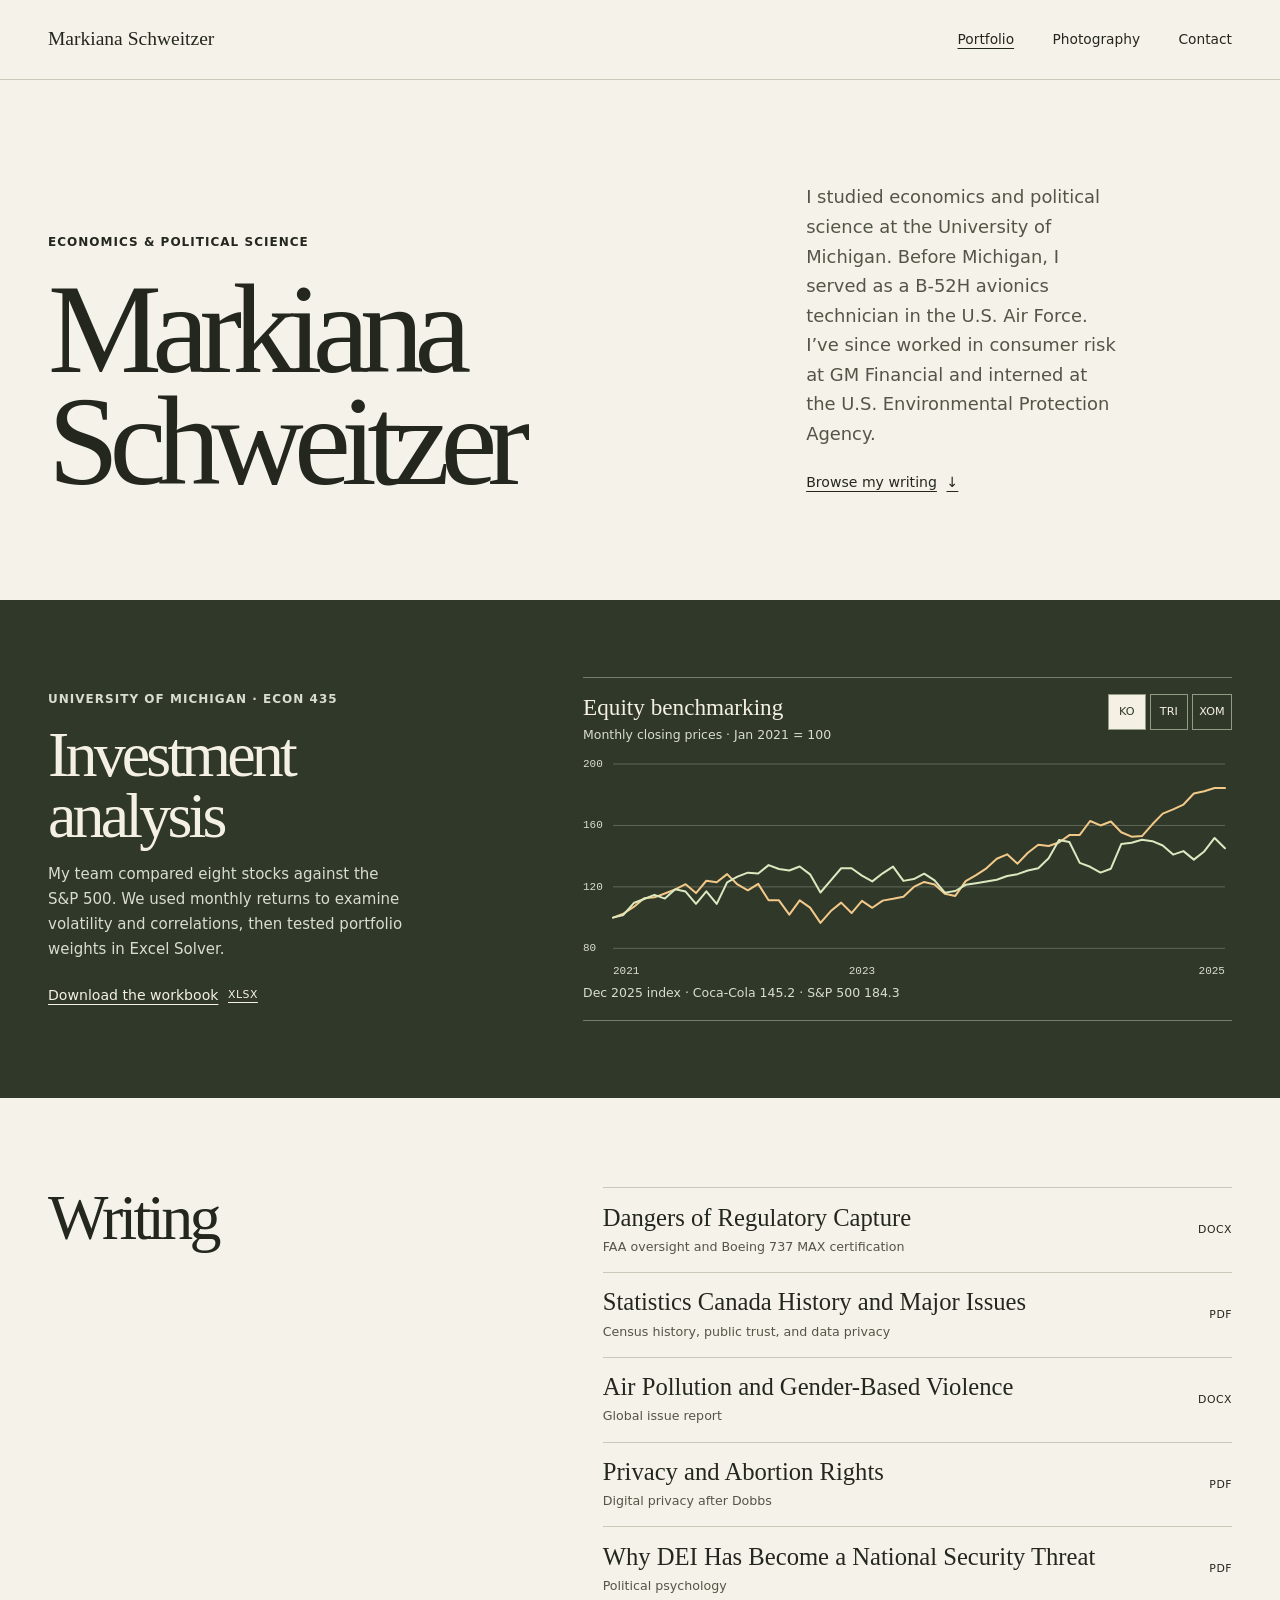
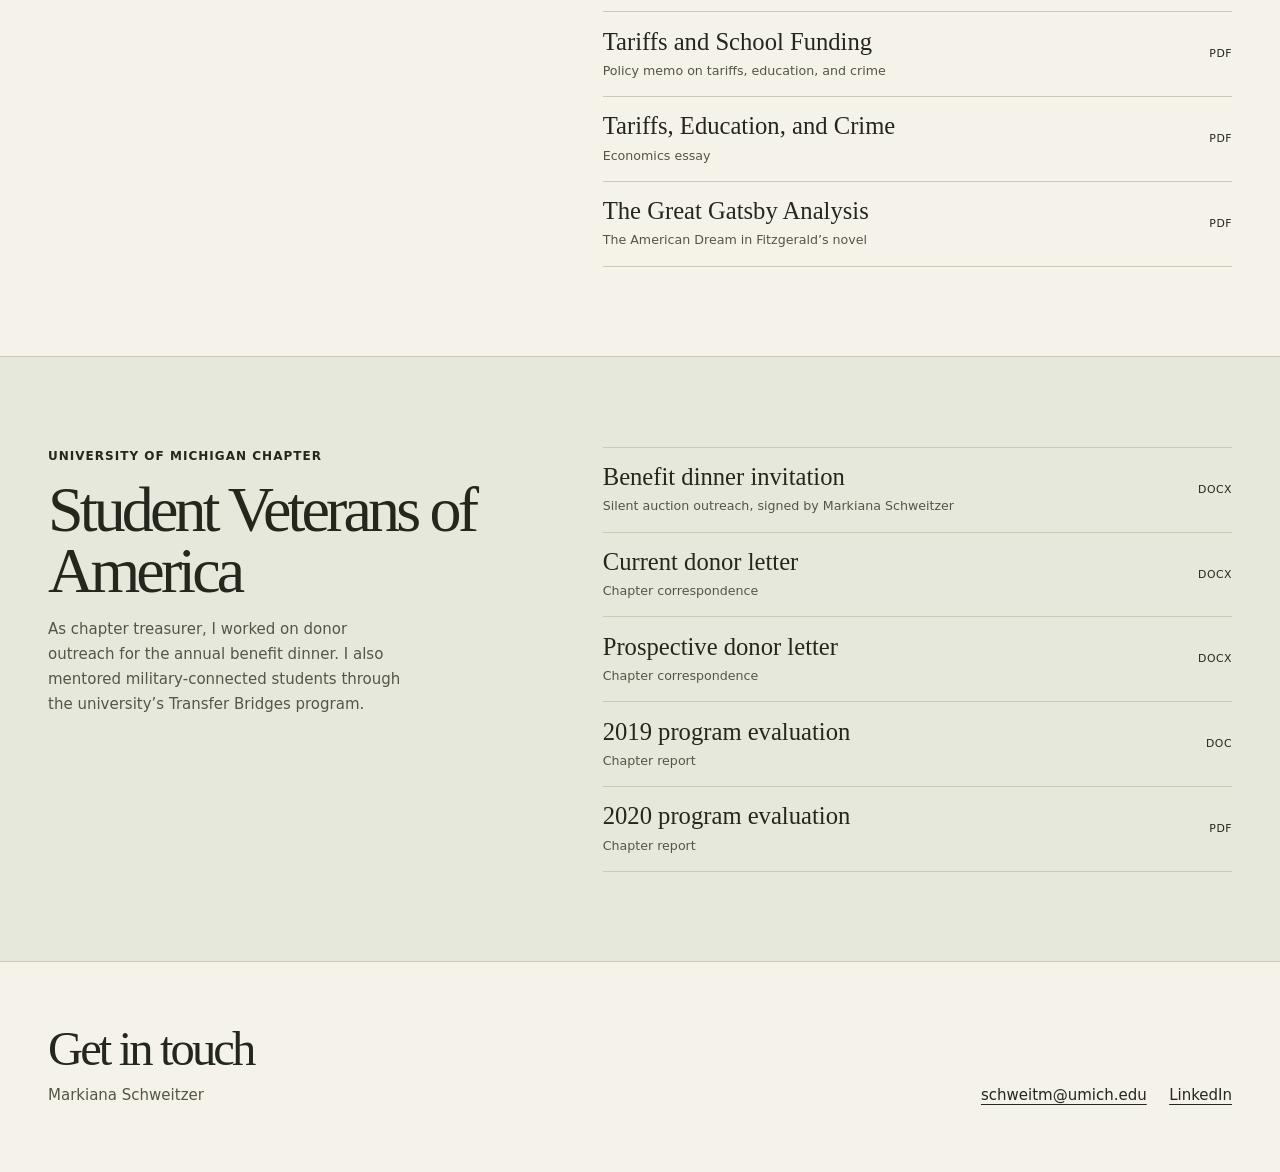
<file: index.html>
<!doctype html>
<html lang="en">
<head>
  <meta charset="utf-8">
  <meta name="viewport" content="width=device-width, initial-scale=1">
  <meta name="description" content="Economics, political science, and selected work by Markiana Schweitzer.">
  <meta name="theme-color" content="#f5f2e9">
  <title>Markiana Schweitzer | Economics &amp; Political Science</title>
  <link rel="stylesheet" href="styles.css?v=editorial">
</head>
<body>
  <a class="skip" href="#main">Skip to content</a>
  <header class="site-header">
    <div class="page header-inner">
      <a class="wordmark" href="index.html">Markiana Schweitzer</a>
      <nav aria-label="Main navigation">
        <a href="index.html" aria-current="page">Portfolio</a>
        <a href="photography.html">Photography</a>
        <a href="#contact">Contact</a>
      </nav>
    </div>
  </header>

  <main id="main">
    <section class="page intro" aria-labelledby="name">
      <div>
        <p class="kicker">Economics &amp; Political Science</p>
        <h1 id="name">Markiana<br>Schweitzer</h1>
      </div>
      <div class="intro-note">
        <p>I studied economics and political science at the University of Michigan. Before Michigan, I served as a B-52H avionics technician in the U.S. Air Force. I’ve since worked in consumer risk at GM Financial and interned at the U.S. Environmental Protection Agency.</p>
        <a class="underlined" href="#writing">Browse my writing <span aria-hidden="true">↓</span></a>
      </div>
    </section>

    <section class="feature" id="investment" aria-labelledby="investment-title">
      <div class="page feature-inner">
        <div class="feature-copy">
          <p class="kicker">University of Michigan · ECON 435</p>
          <h2 id="investment-title">Investment analysis</h2>
          <p>My team compared eight stocks against the S&amp;P 500. We used monthly returns to examine volatility and correlations, then tested portfolio weights in Excel Solver.</p>
          <a class="underlined" href="richar_lauriault_pfeffer_schweitzer_econ435%20%283%29.xlsx" download>Download the workbook <span class="format">XLSX</span></a>
        </div>
        <figure class="market" aria-labelledby="chart-title">
          <div class="chart-heading">
            <div>
              <h3 id="chart-title">Equity benchmarking</h3>
              <p>Monthly closing prices · Jan 2021 = 100</p>
            </div>
            <div class="market-controls" hidden>
              <div class="ticker-controls" role="group" aria-label="Choose a stock to compare">
                <button type="button" data-stock="KO" aria-pressed="true" aria-label="Compare Coca-Cola (KO)">KO</button>
                <button type="button" data-stock="TRI" aria-pressed="false" aria-label="Compare Thomson Reuters (TRI)">TRI</button>
                <button type="button" data-stock="XOM" aria-pressed="false" aria-label="Compare Exxon Mobil (XOM)">XOM</button>
              </div>
            </div>
          </div>
          <canvas id="market-chart" role="img" aria-label="Indexed monthly closing prices for Coca-Cola and the S&amp;P 500."></canvas>
          <figcaption id="market-summary" aria-live="polite">The chart compares monthly stock prices against the S&amp;P 500.</figcaption>
        </figure>
      </div>
    </section>

    <section class="page section split" id="writing" aria-labelledby="writing-title">
      <div><h2 id="writing-title">Writing</h2></div>
      <ul class="document-list">
        <li><a href="POLSCI%20111-002_%20Analytical%20Essay%20.docx" download><span><strong>Dangers of Regulatory Capture</strong><small>FAA oversight and Boeing 737 MAX certification</small></span><span class="format">DOCX</span></a></li>
        <li><a href="_Statistics%20Canada%20History%20and%20Major%20Issues%20%283%29.pdf"><span><strong>Statistics Canada History and Major Issues</strong><small>Census history, public trust, and data privacy</small></span><span class="format">PDF</span></a></li>
        <li><a href="Markiana%20Schweitzer%20Global%20Issue%20Report.docx" download><span><strong>Air Pollution and Gender-Based Violence</strong><small>Global issue report</small></span><span class="format">DOCX</span></a></li>
        <li><a href="Assignment%204%20ECON%20396-002.pdf"><span><strong>Privacy and Abortion Rights</strong><small>Digital privacy after Dobbs</small></span><span class="format">PDF</span></a></li>
        <li><a href="POLSCI%20389_%20Written%20Assignment%201%20%281%29.pdf"><span><strong>Why DEI Has Become a National Security Threat</strong><small>Political psychology</small></span><span class="format">PDF</span></a></li>
        <li><a href="Policy%20Memo.%20%233%20%281%29%20%282%29.pdf"><span><strong>Tariffs and School Funding</strong><small>Policy memo on tariffs, education, and crime</small></span><span class="format">PDF</span></a></li>
        <li><a href="ECON427%20-%20Writing%20Assignment%20%233%20-%20Schweitzer%20%281%29.pdf"><span><strong>Tariffs, Education, and Crime</strong><small>Economics essay</small></span><span class="format">PDF</span></a></li>
        <li><a href="The%20Great%20Gatsby%20Analysis%20%281%29.pdf"><span><strong>The Great Gatsby Analysis</strong><small>The American Dream in Fitzgerald’s novel</small></span><span class="format">PDF</span></a></li>
      </ul>
    </section>

    <section class="section service" id="service" aria-labelledby="service-title">
      <div class="page split">
        <div class="section-note">
          <p class="kicker">University of Michigan chapter</p>
          <h2 id="service-title">Student Veterans of America</h2>
          <p>As chapter treasurer, I worked on donor outreach for the annual benefit dinner. I also mentored military-connected students through the university’s Transfer Bridges program.</p>
        </div>
        <ul class="document-list">
        <li><a href="Copy%20of%20Copy%20of%20Invitation%20to%20Support%20our%20Benefit%20Dinner%20%E2%80%93%20January%2026%2C%202023.docx" download><span><strong>Benefit dinner invitation</strong><small>Silent auction outreach, signed by Markiana Schweitzer</small></span><span class="format">DOCX</span></a></li>
        <li><a href="Copy%20of%20Current%20SVA%20Donor%20Letter.docx" download><span><strong>Current donor letter</strong><small>Chapter correspondence</small></span><span class="format">DOCX</span></a></li>
        <li><a href="Copy%20of%20Prospective%20SVA%20Donor%20Letter.docx" download><span><strong>Prospective donor letter</strong><small>Chapter correspondence</small></span><span class="format">DOCX</span></a></li>
        <li><a href="Copy%20of%20Shell%20Program%20Evaluation%20Report%20-%202019.doc" download><span><strong>2019 program evaluation</strong><small>Chapter report</small></span><span class="format">DOC</span></a></li>
        <li><a href="Copy%20of%20Shell%20Program%20Evaluation%20Report%20-%202020.pdf"><span><strong>2020 program evaluation</strong><small>Chapter report</small></span><span class="format">PDF</span></a></li>
        </ul>
      </div>
    </section>
  </main>

  <footer class="page footer" id="contact">
    <div><h2>Get in touch</h2><p>Markiana Schweitzer</p></div>
    <div class="footer-links">
      <a href="mailto:schweitm@umich.edu">schweitm@umich.edu</a>
      <a href="https://www.linkedin.com/in/markiana-schweitzer/">LinkedIn</a>
    </div>
  </footer>
  <script>
    window.marketData = {
      "dates": [
        "Jan 2021",
        "Feb 2021",
        "Mar 2021",
        "Apr 2021",
        "May 2021",
        "Jun 2021",
        "Jul 2021",
        "Aug 2021",
        "Sep 2021",
        "Oct 2021",
        "Nov 2021",
        "Dec 2021",
        "Jan 2022",
        "Feb 2022",
        "Mar 2022",
        "Apr 2022",
        "May 2022",
        "Jun 2022",
        "Jul 2022",
        "Aug 2022",
        "Sep 2022",
        "Oct 2022",
        "Nov 2022",
        "Dec 2022",
        "Jan 2023",
        "Feb 2023",
        "Mar 2023",
        "Apr 2023",
        "May 2023",
        "Jun 2023",
        "Jul 2023",
        "Aug 2023",
        "Sep 2023",
        "Oct 2023",
        "Nov 2023",
        "Dec 2023",
        "Jan 2024",
        "Feb 2024",
        "Mar 2024",
        "Apr 2024",
        "May 2024",
        "Jun 2024",
        "Jul 2024",
        "Aug 2024",
        "Sep 2024",
        "Oct 2024",
        "Nov 2024",
        "Dec 2024",
        "Jan 2025",
        "Feb 2025",
        "Mar 2025",
        "Apr 2025",
        "May 2025",
        "Jun 2025",
        "Jul 2025",
        "Aug 2025",
        "Sep 2025",
        "Oct 2025",
        "Nov 2025",
        "Dec 2025"
      ],
      "series": {
        "S&P 500": [
          100.0,
          102.61,
          106.96,
          112.57,
          113.19,
          115.7,
          118.34,
          121.77,
          115.97,
          123.99,
          122.96,
          128.32,
          121.57,
          117.76,
          121.97,
          111.25,
          111.25,
          101.92,
          111.2,
          106.48,
          96.54,
          104.25,
          109.76,
          102.96,
          110.9,
          106.38,
          111.05,
          112.21,
          113.64,
          119.96,
          123.22,
          121.58,
          115.46,
          114.1,
          123.7,
          127.69,
          132.09,
          138.31,
          141.18,
          135.11,
          142.25,
          147.41,
          146.64,
          148.86,
          153.7,
          153.81,
          162.88,
          159.99,
          162.56,
          155.57,
          152.68,
          153.1,
          160.74,
          167.66,
          170.42,
          173.61,
          180.8,
          182.31,
          184.42,
          184.3
        ],
        "TRI": [
          100.0,
          106.55,
          107.38,
          113.69,
          120.13,
          121.78,
          129.96,
          143.3,
          135.47,
          147.55,
          146.61,
          146.68,
          131.64,
          123.91,
          133.48,
          122.58,
          121.44,
          127.79,
          137.68,
          134.91,
          125.84,
          130.32,
          144.35,
          139.88,
          145.89,
          148.42,
          159.56,
          161.26,
          155.96,
          159.5,
          159.85,
          152.23,
          144.59,
          141.7,
          165.38,
          172.84,
          175.67,
          186.51,
          184.2,
          178.61,
          203.44,
          199.26,
          191.39,
          202.34,
          201.65,
          193.43,
          192.19,
          189.57,
          198.88,
          211.37,
          204.23,
          219.83,
          234.81,
          237.74,
          237.48,
          209.94,
          183.61,
          180.92,
          160.08,
          155.9
        ],
        "KO": [
          100.0,
          101.74,
          109.47,
          112.11,
          114.83,
          112.38,
          118.44,
          116.95,
          108.97,
          117.07,
          108.93,
          122.97,
          126.71,
          129.26,
          128.76,
          134.18,
          131.63,
          130.65,
          133.27,
          128.16,
          116.34,
          124.3,
          132.11,
          132.11,
          127.35,
          123.59,
          128.83,
          133.23,
          123.9,
          125.07,
          128.62,
          124.26,
          116.26,
          117.32,
          121.37,
          122.39,
          123.55,
          124.65,
          127.06,
          128.29,
          130.7,
          132.19,
          138.61,
          150.51,
          149.24,
          135.64,
          133.08,
          129.3,
          131.84,
          147.89,
          148.74,
          150.67,
          149.74,
          146.94,
          141.0,
          143.28,
          137.74,
          143.09,
          151.86,
          145.19
        ],
        "XOM": [
          100.0,
          121.25,
          124.51,
          127.65,
          130.17,
          140.68,
          128.39,
          121.59,
          131.18,
          143.78,
          133.45,
          136.46,
          169.4,
          174.89,
          184.19,
          190.12,
          214.09,
          190.99,
          216.17,
          213.18,
          194.71,
          247.12,
          248.31,
          245.99,
          258.72,
          245.12,
          244.56,
          263.92,
          227.88,
          239.18,
          239.16,
          247.97,
          262.22,
          236.06,
          229.13,
          222.97,
          229.28,
          233.1,
          259.23,
          263.76,
          261.51,
          256.74,
          264.47,
          263.02,
          261.42,
          260.44,
          263.07,
          239.9,
          238.25,
          248.28,
          265.23,
          235.57,
          228.14,
          240.41,
          248.97,
          254.88,
          251.45,
          255.04,
          258.52,
          268.38
        ]
      }
    };

    const chart = document.getElementById('market-chart');
    const stockButtons = [...document.querySelectorAll('[data-stock]')];

    if (chart && window.marketData && chart.getContext('2d')) {
      const { dates, series } = window.marketData;
      const names = { KO: 'Coca-Cola', TRI: 'Thomson Reuters', XOM: 'Exxon Mobil' };
      const chartContext = chart.getContext('2d');
      const summary = document.getElementById('market-summary');
      const formatIndex = new Intl.NumberFormat('en-US', { maximumFractionDigits: 1 });
      let selectedStock = 'KO';

      function drawMarketChart() {
        const { width, height } = chart.getBoundingClientRect();
        const ratio = Math.min(window.devicePixelRatio || 1, 2);
        chart.width = Math.round(width * ratio);
        chart.height = Math.round(height * ratio);
        chartContext.setTransform(ratio, 0, 0, ratio, 0, 0);

        const left = 30;
        const right = width - 7;
        const bottom = height - 23;
        const top = 11;
        const benchmark = series['S&P 500'];
        const stock = series[selectedStock];
        const min = 75;
        const max = 25 * Math.ceil(Math.max(...benchmark, ...stock) / 25);
        const x = index => left + (right - left) * index / (dates.length - 1);
        const y = value => bottom - (bottom - top) * (value - min) / (max - min);

        chartContext.font = '11px ui-monospace, monospace';
        chartContext.fillStyle = '#d9ddcf';
        chartContext.textAlign = 'left';
        chartContext.strokeStyle = '#a8b3a064';
        chartContext.lineWidth = 1;
        for (let value = 80; value <= max; value += 40) {
          chartContext.beginPath();
          chartContext.moveTo(left, y(value));
          chartContext.lineTo(right, y(value));
          chartContext.stroke();
          chartContext.fillText(String(value), 0, y(value) + 3);
        }

        for (const [index, label, alignment] of [[0, '2021', 'left'], [24, '2023', 'center'], [59, '2025', 'right']]) {
          chartContext.textAlign = alignment;
          chartContext.fillText(label, x(index), height - 5);
        }

        for (const [values, color] of [[benchmark, '#f2c988'], [stock, '#dce8bf']]) {
          chartContext.beginPath();
          chartContext.strokeStyle = color;
          chartContext.lineWidth = 2;
          chartContext.lineJoin = 'round';
          chartContext.lineCap = 'round';
          values.forEach((value, index) => {
            if (index === 0) chartContext.moveTo(x(index), y(value));
            else chartContext.lineTo(x(index), y(value));
          });
          chartContext.stroke();
        }
      }

      function selectStock(ticker) {
        selectedStock = ticker;
        for (const button of stockButtons) {
          button.setAttribute('aria-pressed', String(button.dataset.stock === ticker));
        }

        const finalStock = formatIndex.format(series[ticker].at(-1));
        const finalBenchmark = formatIndex.format(series['S&P 500'].at(-1));
        const finalDate = dates.at(-1);
        summary.textContent = `${finalDate} index · ${names[ticker]} ${finalStock} · S&P 500 ${finalBenchmark}`;
        chart.setAttribute('aria-label', `Indexed monthly closing prices for ${names[ticker]} and the S&P 500, from ${dates[0]} to ${finalDate}. ${summary.textContent}.`);
        drawMarketChart();
      }

      for (const button of stockButtons) {
        button.addEventListener('click', () => selectStock(button.dataset.stock));
      }
      document.querySelector('.market-controls').hidden = false;
      selectStock(selectedStock);
      new ResizeObserver(drawMarketChart).observe(chart);
    }
  </script>
</body>
</html>
</file>
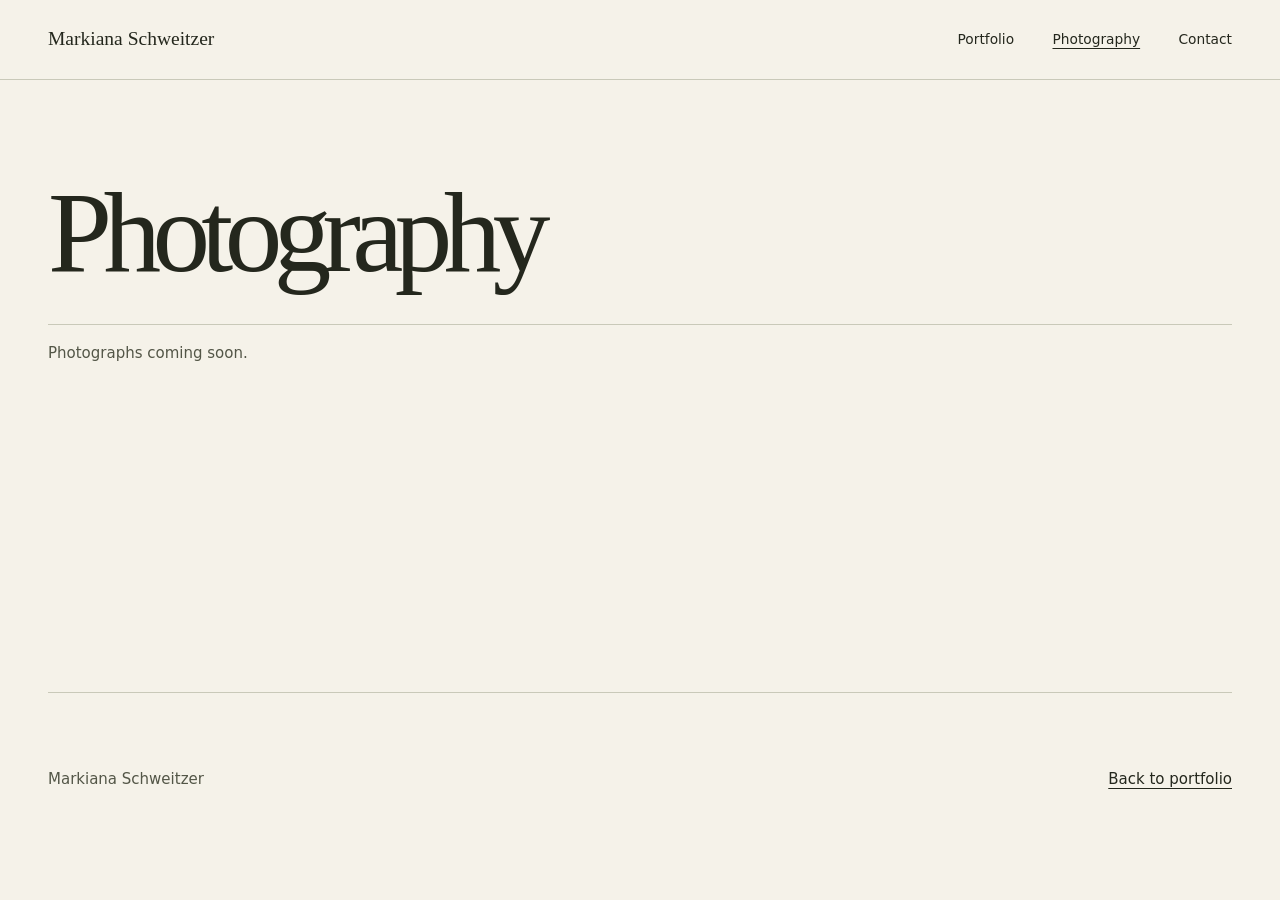
<file: photography.html>
<!doctype html>
<html lang="en">
<head>
  <meta charset="utf-8">
  <meta name="viewport" content="width=device-width, initial-scale=1">
  <meta name="description" content="Photography by Markiana Schweitzer.">
  <meta name="theme-color" content="#f5f2e9">
  <title>Photography | Markiana Schweitzer</title>
  <link rel="stylesheet" href="styles.css?v=editorial">
</head>
<body>
  <a class="skip" href="#main">Skip to content</a>
  <header class="site-header">
    <div class="page header-inner">
      <a class="wordmark" href="index.html">Markiana Schweitzer</a>
      <nav aria-label="Main navigation">
        <a href="index.html">Portfolio</a>
        <a href="photography.html" aria-current="page">Photography</a>
        <a href="index.html#contact">Contact</a>
      </nav>
    </div>
  </header>
  <main id="main" class="page photo-main">
    <h1>Photography</h1>
    <div class="photo-grid">
      <!-- Add photo blocks here. See README.md. -->
    </div>
    <p class="photo-empty">Photographs coming soon.</p>
  </main>
  <footer class="page footer photo-footer">
    <p>Markiana Schweitzer</p>
    <a href="index.html">Back to portfolio</a>
  </footer>
</body>
</html>
</file>
<file: styles.css>
:root {
  color-scheme: light;
  --paper: #f5f2e9;
  --ink: #24271d;
  --quiet: #535647;
  --line: #c9c9b9;
  --olive: #303829;
  --cream: #f4f0e4;
  --soft: #d9ddcf;
  --display: Georgia, "Times New Roman", serif;
  --body: system-ui, -apple-system, BlinkMacSystemFont, "Segoe UI", sans-serif;
}
*, *::before, *::after { box-sizing: border-box; }
body { margin: 0; background: var(--paper); color: var(--ink); font: 15px/1.65 var(--body); }
[hidden] { display: none !important; }
a { color: inherit; text-underline-offset: .27em; }
a:hover { text-decoration-thickness: 2px; }
:focus-visible { outline: 2px solid #947442; outline-offset: 5px; }
[id] { scroll-margin-top: 1.5rem; }
h1, h2, h3, p, figure { margin: 0; }
h1, h2, h3, .wordmark { font-family: var(--display); font-weight: 400; }
.page { width: min(calc(100% - 6rem), 1220px); margin-inline: auto; }
.skip { position: absolute; top: .5rem; left: .5rem; z-index: 2; padding: .5rem 1rem; background: var(--paper); transform: translateY(-180%); }
.skip:focus { transform: none; }
.site-header { border-bottom: 1px solid var(--line); }
.header-inner { min-height: 79px; display: flex; justify-content: space-between; align-items: center; gap: 1rem 2rem; }
.wordmark { font-size: 1.22rem; text-decoration: none; }
nav { display: flex; flex-wrap: wrap; gap: .6rem clamp(1rem, 3vw, 2.45rem); }
nav a { font-size: .86rem; text-decoration: none; }
nav a:hover, nav a[aria-current] { text-decoration: underline; }
.intro { display: grid; grid-template-columns: minmax(0, 1.6fr) minmax(0, 1fr); align-items: end; gap: 2rem 6vw; padding-block: clamp(4rem, 8vw, 8.5rem); }
.kicker { font-size: .75rem; font-weight: 620; letter-spacing: .085em; text-transform: uppercase; }
.intro h1, .photo-main h1 { font-size: clamp(3.5rem, 10vw, 9rem); line-height: .88; letter-spacing: -.075em; margin-top: 1.25rem; }
.intro-note { max-width: 33ch; padding-bottom: .2rem; }
.intro-note p { font-size: clamp(1rem, 1.4vw, 1.2rem); color: var(--quiet); }
.underlined { display: inline-flex; align-items: center; flex-wrap: wrap; gap: .6rem; margin-top: 1.4rem; font-size: .88rem; }
h2 { font-size: clamp(2.5rem, 5vw, 4.8rem); line-height: .96; letter-spacing: -.06em; }
.feature { background: var(--olive); color: var(--cream); }
.feature-inner { display: grid; grid-template-columns: minmax(0, .8fr) minmax(0, 1.2fr); align-items: center; gap: 2.5rem clamp(3rem, 8vw, 8rem); padding-block: clamp(3rem, 6vw, 6rem); }
.feature .kicker, .feature-copy > p:not(.kicker), .market figcaption, .chart-heading p { color: var(--soft); }
.feature-copy h2 { margin-top: .85rem; }
.feature-copy > p:not(.kicker), .section-note > p:not(.kicker) { max-width: 38ch; margin-top: 1rem; }
.market { border-block: 1px solid #747b69; padding-block: 1rem; min-width: 0; }
.chart-heading { display: flex; align-items: start; justify-content: space-between; flex-wrap: wrap; gap: .65rem; }
.chart-heading h3 { font-size: 1.45rem; line-height: 1.15; }
.chart-heading p, .market figcaption { font-size: .78rem; margin-top: .25rem; }
#market-chart { display: block; width: 100%; height: clamp(160px, 18vw, 226px); margin-top: .5rem; }
.ticker-controls { display: flex; gap: .25rem; }
.ticker-controls button { min-width: 38px; min-height: 36px; padding-inline: .4rem; border: 1px solid #929a85; border-radius: 0; background: transparent; color: var(--cream); font: inherit; font-size: .7rem; cursor: pointer; }
.ticker-controls button[aria-pressed="true"], .ticker-controls button:hover { background: var(--cream); color: var(--olive); }
.section { padding-block: clamp(3.5rem, 7vw, 7rem); }
.split { display: grid; grid-template-columns: minmax(0, .85fr) minmax(0, 1.15fr); align-items: start; gap: 2rem clamp(2.5rem, 7vw, 7rem); }
.document-list { list-style: none; padding: 0; margin: 0; border-top: 1px solid var(--line); }
.document-list li { border-bottom: 1px solid var(--line); }
.document-list a { display: grid; grid-template-columns: minmax(0, 1fr) auto; align-items: center; padding: .9rem 0; gap: .75rem; text-decoration: none; }
.document-list strong { display: block; font-family: var(--display); font-size: clamp(1.18rem, 2vw, 1.54rem); line-height: 1.18; font-weight: 400; }
.document-list a:hover strong { text-decoration: underline; text-underline-offset: .18em; }
.document-list small { display: block; color: var(--quiet); font-size: .79rem; margin-top: .32rem; }
.format { font-size: .68rem; letter-spacing: .045em; white-space: nowrap; }
.service { background: #e7e8dc; border-block: 1px solid var(--line); }
.section-note .kicker { margin-bottom: .75rem; }
.section-note > p:not(.kicker) { color: var(--quiet); }
.footer { display: flex; justify-content: space-between; align-items: end; gap: 1.25rem; padding-block: clamp(2rem, 5vw, 4rem); }
.footer h2 { font-size: clamp(2rem, 3.8vw, 3.3rem); }
.footer p { color: var(--quiet); margin-top: .65rem; }
.footer-links { display: flex; flex-wrap: wrap; gap: .5rem 1.4rem; }
.photo-main { min-height: 68svh; padding-block: clamp(3rem, 8vw, 7rem); }
.photo-main h1 { font-size: clamp(3rem, 9vw, 8rem); margin: 0 0 2.5rem; }
.photo-grid { display: grid; grid-template-columns: repeat(3, minmax(0, 1fr)); gap: 1.5rem; }
.photo-grid:has(figure) + .photo-empty { display: none; }
.photo-grid img { width: 100%; display: block; aspect-ratio: 4 / 3; object-fit: cover; }
.photo-grid figcaption { margin-top: .65rem; color: var(--quiet); }
.photo-empty { border-top: 1px solid var(--line); padding-top: 1rem; color: var(--quiet); }
.photo-footer { border-top: 1px solid var(--line); }
@media (max-width: 760px) {
  .page { width: calc(100% - 2.5rem); }
  .intro, .feature-inner, .split { grid-template-columns: 1fr; }
  .intro { padding-block: 3.5rem; }
  .intro-note { max-width: 48ch; }
  .photo-grid { grid-template-columns: repeat(2, minmax(0, 1fr)); }
}
@media (max-width: 460px) {
  .page { width: calc(100% - 2rem); }
  .header-inner { align-items: flex-start; flex-direction: column; gap: .35rem; padding-block: .65rem; }
  .footer { align-items: flex-start; flex-direction: column; }
  .photo-grid { grid-template-columns: 1fr; }
</file>
